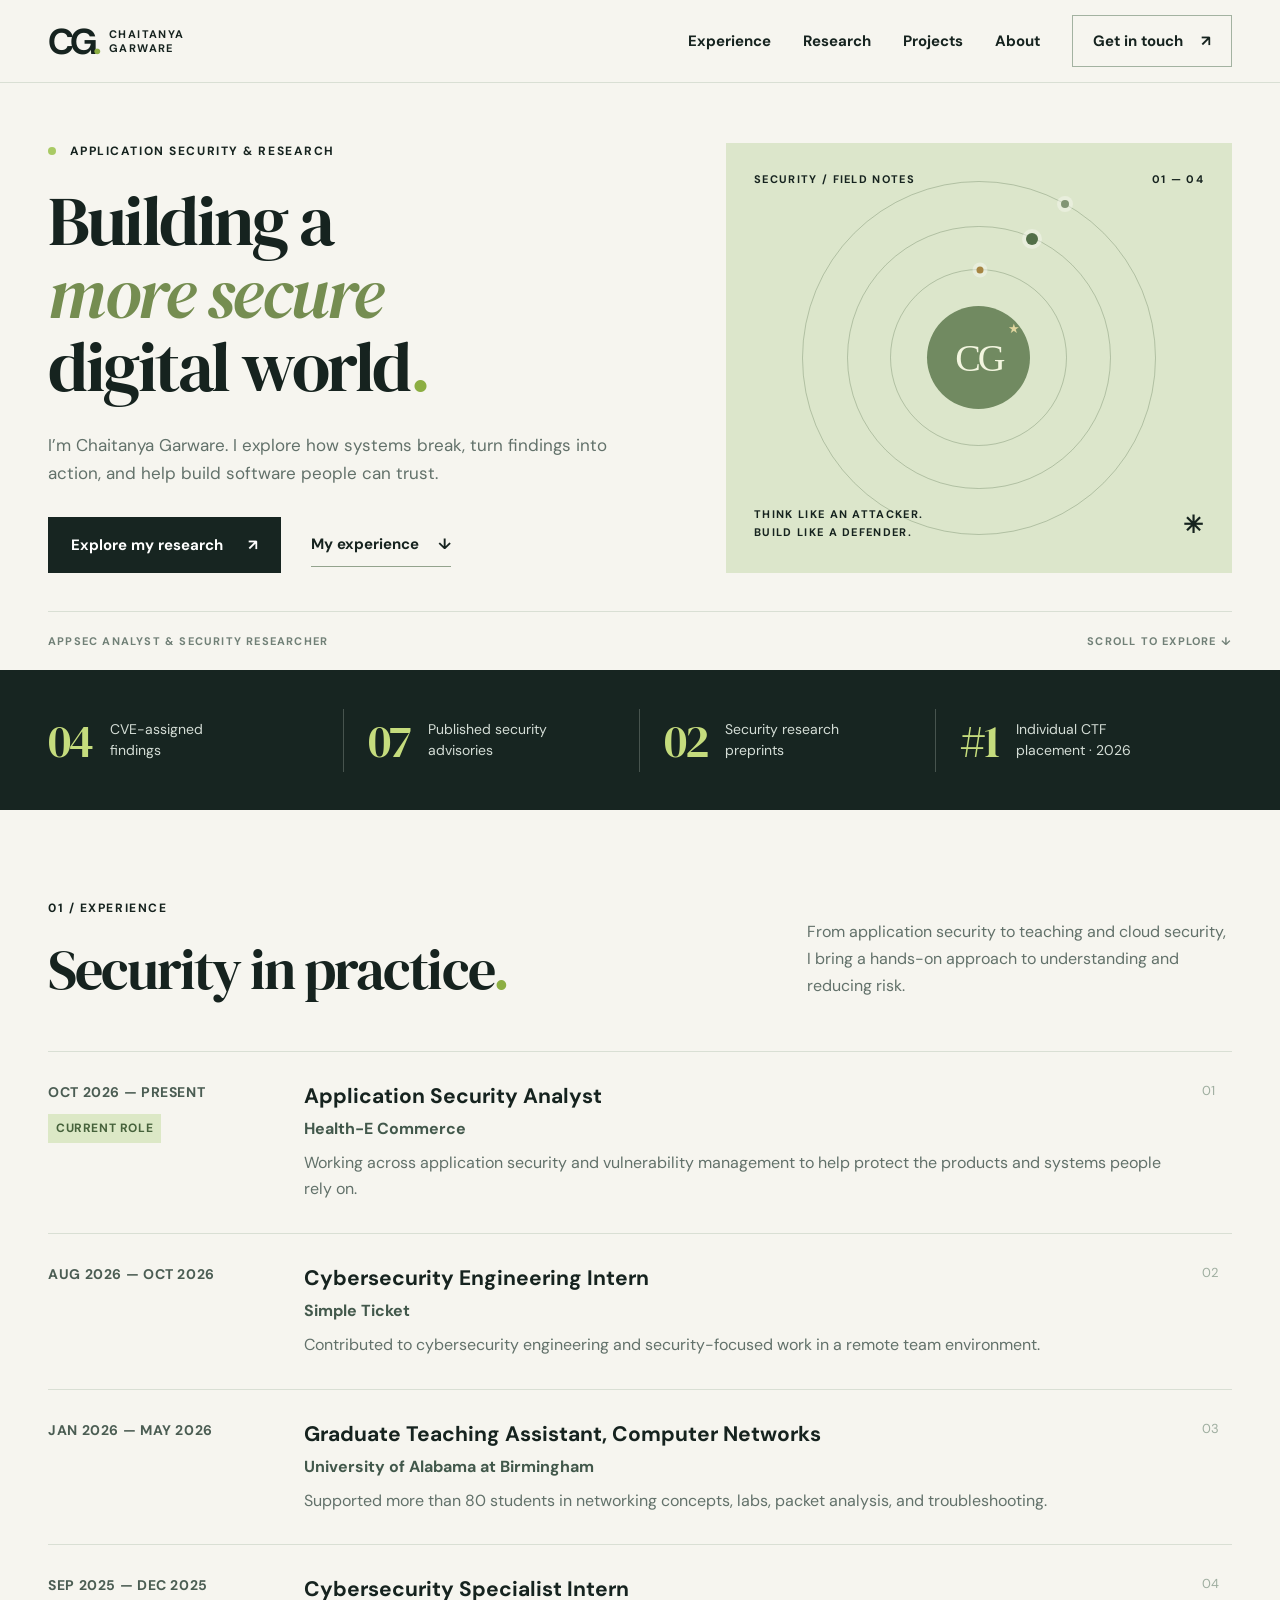
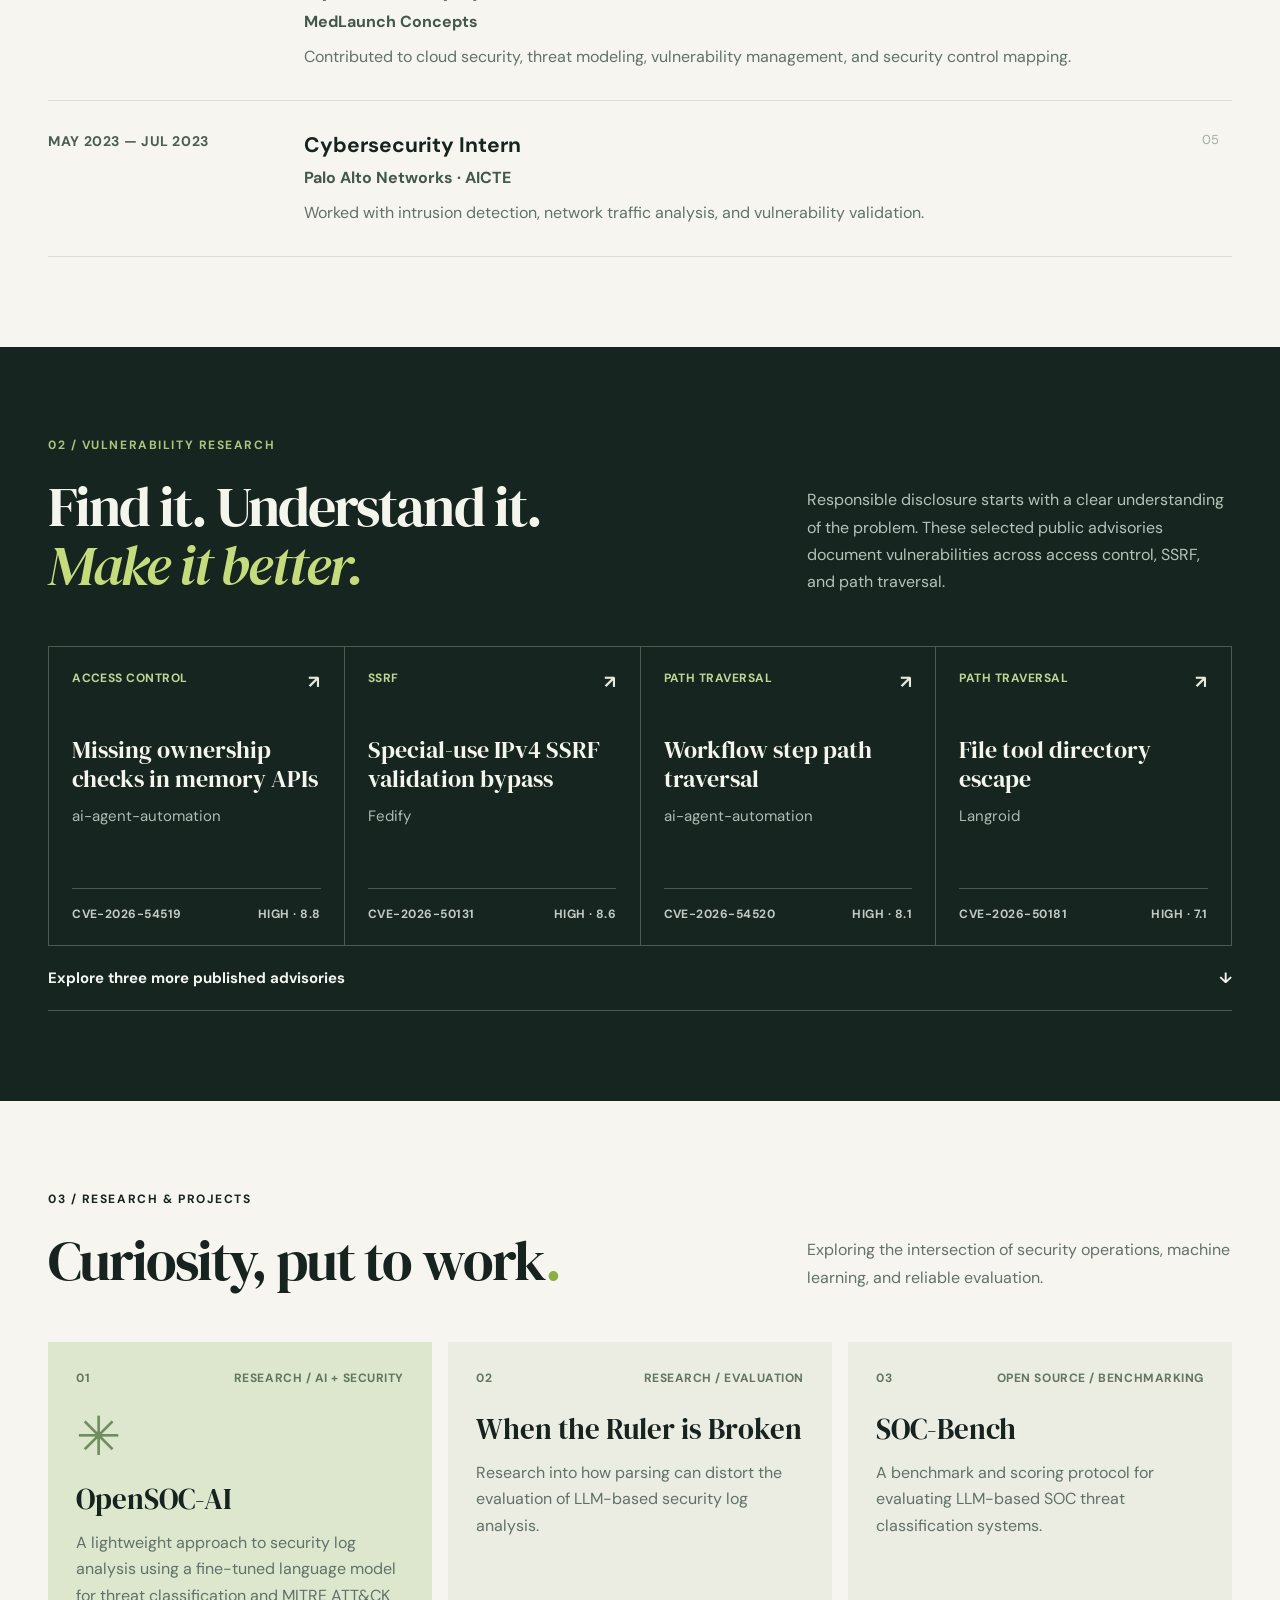
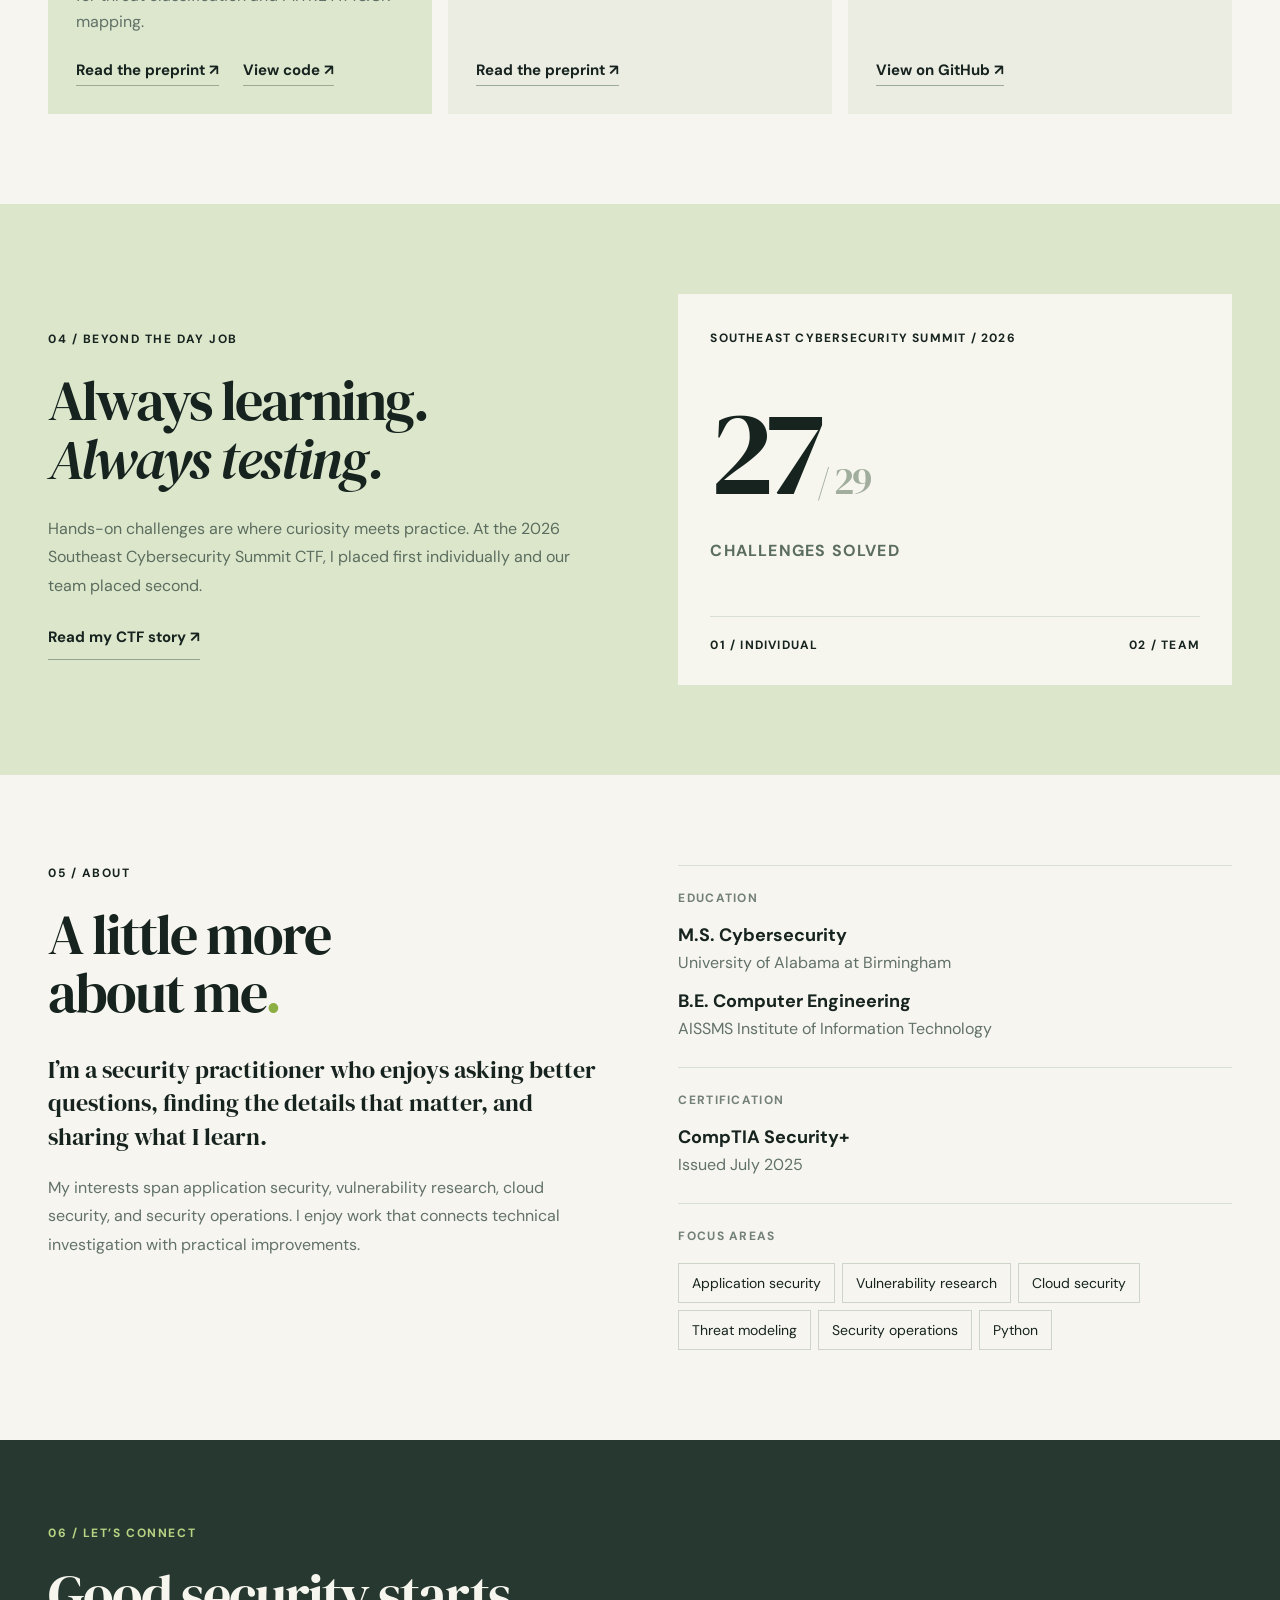
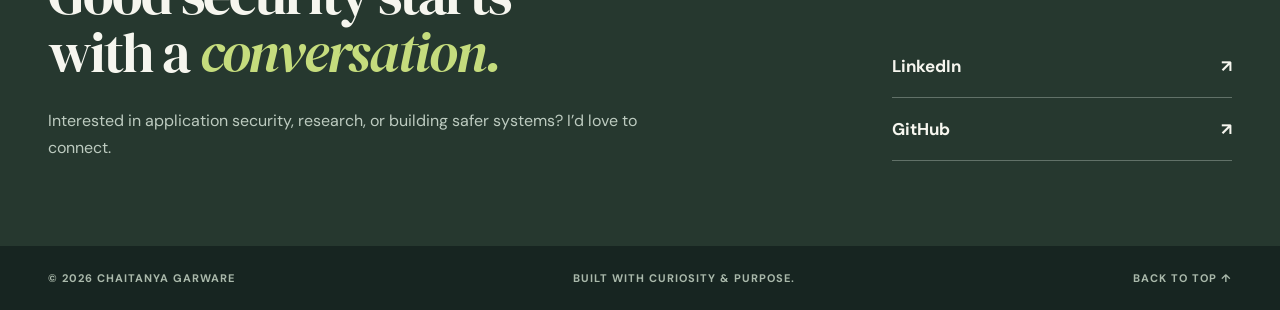
<file: index.html>
<!doctype html>
<html lang="en">
<head>
<meta charset="utf-8"><meta name="viewport" content="width=device-width, initial-scale=1">
<title>Chaitanya Garware | Application Security &amp; Research</title>
<meta name="description" content="Chaitanya Garware is an application security analyst and vulnerability researcher working across secure software, cloud security and AI for security operations.">
<meta name="theme-color" content="#111b19"><meta property="og:title" content="Chaitanya Garware | Application Security & Research"><meta property="og:description" content="Application security, vulnerability research, and practical security engineering."><meta property="og:type" content="website"><meta property="og:url" content="https://chaitanyagarware.github.io/"><link rel="canonical" href="https://chaitanyagarware.github.io/"><link rel="stylesheet" href="style.css"><script src="script.js" defer></script>
</head>
<body>
<a class="skip" href="#main">Skip to content</a>
<header class="header"><div class="shell nav"><a class="brand" href="#home" aria-label="Chaitanya Garware, home"><span class="brand-mark">CG<span>.</span></span><span class="brand-name">CHAITANYA<br>GARWARE</span></a><button class="menu-toggle" aria-expanded="false" aria-controls="navigation">Menu <span>☰</span></button><nav id="navigation" aria-label="Main navigation"><a href="#work">Experience</a><a href="#research">Research</a><a href="#projects">Projects</a><a href="#about">About</a><a class="nav-contact" href="#contact">Get in touch <span>↗</span></a></nav></div></header>
<main id="main">
<section class="hero shell" id="home"><div class="hero-copy"><p class="eyebrow"><span class="status-dot"></span> APPLICATION SECURITY &amp; RESEARCH</p><h1>Building a<br><em>more secure</em><br>digital world<span class="period">.</span></h1><p class="hero-description">I’m Chaitanya Garware. I explore how systems break, turn findings into action, and help build software people can trust.</p><div class="actions"><a class="button button-dark" href="#research">Explore my research <span>↗</span></a><a class="text-link" href="#work">My experience <span>↓</span></a></div></div><aside class="hero-panel" aria-label="Areas of focus"><div class="panel-top"><span>SECURITY / FIELD NOTES</span><span>01 — 04</span></div><div class="orbit" aria-hidden="true"><div class="orbit-ring ring-one"></div><div class="orbit-ring ring-two"></div><div class="orbit-ring ring-three"></div><div class="orbit-center">CG<span>✳</span></div><span class="orbit-point point-one"></span><span class="orbit-point point-two"></span></div><div class="panel-bottom"><span>THINK LIKE AN ATTACKER.<br>BUILD LIKE A DEFENDER.</span><span>✳</span></div></aside><div class="hero-footer"><span>APPSEC ANALYST &amp; SECURITY RESEARCHER</span><span>SCROLL TO EXPLORE ↓</span></div></section>
<section class="proof"><div class="shell proof-grid"><div><strong>04</strong><span>CVE-assigned<br>findings</span></div><div><strong>07</strong><span>Published security<br>advisories</span></div><div><strong>02</strong><span>Security research<br>preprints</span></div><div><strong>#1</strong><span>Individual CTF<br>placement · 2026</span></div></div></section>
<section class="section shell" id="work"><div class="section-heading"><div><p class="eyebrow">01 / EXPERIENCE</p><h2>Security in practice<span class="period">.</span></h2></div><p>From application security to teaching and cloud security, I bring a hands-on approach to understanding and reducing risk.</p></div><div class="experience-list"><article class="experience"><div class="exp-meta"><span>OCT 2026 — PRESENT</span><span class="tag">CURRENT ROLE</span></div><div><h3>Application Security Analyst</h3><p class="company">Health-E Commerce</p><p>Working across application security and vulnerability management to help protect the products and systems people rely on.</p></div><span class="exp-number">01</span></article><article class="experience"><div class="exp-meta"><span>AUG 2026 — OCT 2026</span></div><div><h3>Cybersecurity Engineering Intern</h3><p class="company">Simple Ticket</p><p>Contributed to cybersecurity engineering and security-focused work in a remote team environment.</p></div><span class="exp-number">02</span></article><article class="experience"><div class="exp-meta"><span>JAN 2026 — MAY 2026</span></div><div><h3>Graduate Teaching Assistant, Computer Networks</h3><p class="company">University of Alabama at Birmingham</p><p>Supported more than 80 students in networking concepts, labs, packet analysis, and troubleshooting.</p></div><span class="exp-number">03</span></article><article class="experience"><div class="exp-meta"><span>SEP 2025 — DEC 2025</span></div><div><h3>Cybersecurity Specialist Intern</h3><p class="company">MedLaunch Concepts</p><p>Contributed to cloud security, threat modeling, vulnerability management, and security control mapping.</p></div><span class="exp-number">04</span></article><article class="experience"><div class="exp-meta"><span>MAY 2023 — JUL 2023</span></div><div><h3>Cybersecurity Intern</h3><p class="company">Palo Alto Networks · AICTE</p><p>Worked with intrusion detection, network traffic analysis, and vulnerability validation.</p></div><span class="exp-number">05</span></article></div></section>
<section class="research-section" id="research"><div class="shell"><div class="section-heading light"><div><p class="eyebrow">02 / VULNERABILITY RESEARCH</p><h2>Find it. Understand it.<br><em>Make it better.</em></h2></div><p>Responsible disclosure starts with a clear understanding of the problem. These selected public advisories document vulnerabilities across access control, SSRF, and path traversal.</p></div><div class="advisory-grid"><a class="advisory" href="https://github.com/vmDeshpande/ai-agent-automation/security/advisories/GHSA-qv97-83w4-ff86" target="_blank" rel="noopener noreferrer"><div class="advisory-top"><span>ACCESS CONTROL</span><span>↗</span></div><h3>Missing ownership checks in memory APIs</h3><p>ai-agent-automation</p><div class="advisory-foot"><span>CVE-2026-54519</span><span>HIGH · 8.8</span></div></a><a class="advisory" href="https://github.com/fedify-dev/fedify/security/advisories/GHSA-xw9q-2mv6-9fr8" target="_blank" rel="noopener noreferrer"><div class="advisory-top"><span>SSRF</span><span>↗</span></div><h3>Special-use IPv4 SSRF validation bypass</h3><p>Fedify</p><div class="advisory-foot"><span>CVE-2026-50131</span><span>HIGH · 8.6</span></div></a><a class="advisory" href="https://github.com/vmDeshpande/ai-agent-automation/security/advisories/GHSA-cm8g-8jfq-887p" target="_blank" rel="noopener noreferrer"><div class="advisory-top"><span>PATH TRAVERSAL</span><span>↗</span></div><h3>Workflow step path traversal</h3><p>ai-agent-automation</p><div class="advisory-foot"><span>CVE-2026-54520</span><span>HIGH · 8.1</span></div></a><a class="advisory" href="https://github.com/langroid/langroid/security/advisories/GHSA-fg23-3346-88f5" target="_blank" rel="noopener noreferrer"><div class="advisory-top"><span>PATH TRAVERSAL</span><span>↗</span></div><h3>File tool directory escape</h3><p>Langroid</p><div class="advisory-foot"><span>CVE-2026-50181</span><span>HIGH · 7.1</span></div></a></div><details class="more-advisories"><summary>Explore three more published advisories <span>↓</span></summary><div class="more-links"><a href="https://github.com/verbb/formie/security/advisories/GHSA-cvpc-hccg-wmw4">Formie · Unauthorized configuration modification ↗</a><a href="https://github.com/eidetic-labs/stigmem/security/advisories/GHSA-5p3m-vhh6-9236">Stigmem · Blind SSRF ↗</a><a href="https://github.com/plabayo/rama/security/advisories/GHSA-cwv4-h3j5-w3cf">Rama · Stored XSS ↗</a></div></details></div></section>
<section class="section shell" id="projects"><div class="section-heading"><div><p class="eyebrow">03 / RESEARCH &amp; PROJECTS</p><h2>Curiosity, put to work<span class="period">.</span></h2></div><p>Exploring the intersection of security operations, machine learning, and reliable evaluation.</p></div><div class="projects-grid"><article class="project project-feature"><div class="project-index">01 <span>RESEARCH / AI + SECURITY</span></div><div class="project-icon">✳</div><h3>OpenSOC-AI</h3><p>A lightweight approach to security log analysis using a fine-tuned language model for threat classification and MITRE ATT&amp;CK mapping.</p><div class="project-links"><a href="https://arxiv.org/abs/2604.26217" target="_blank" rel="noopener noreferrer">Read the preprint ↗</a><a href="https://github.com/chaitanyagarware/opensoc-ai" target="_blank" rel="noopener noreferrer">View code ↗</a></div></article><article class="project"><div class="project-index">02 <span>RESEARCH / EVALUATION</span></div><h3>When the Ruler is Broken</h3><p>Research into how parsing can distort the evaluation of LLM-based security log analysis.</p><div class="project-links"><a href="https://arxiv.org/abs/2605.07293" target="_blank" rel="noopener noreferrer">Read the preprint ↗</a></div></article><article class="project"><div class="project-index">03 <span>OPEN SOURCE / BENCHMARKING</span></div><h3>SOC-Bench</h3><p>A benchmark and scoring protocol for evaluating LLM-based SOC threat classification systems.</p><div class="project-links"><a href="https://github.com/chaitanyagarware/soc-bench" target="_blank" rel="noopener noreferrer">View on GitHub ↗</a></div></article></div></section>
<section class="achievement"><div class="shell achievement-grid"><div><p class="eyebrow">04 / BEYOND THE DAY JOB</p><h2>Always learning.<br><em>Always testing.</em></h2><p>Hands-on challenges are where curiosity meets practice. At the 2026 Southeast Cybersecurity Summit CTF, I placed first individually and our team placed second.</p><a class="text-link" href="https://chaitanyagarware.medium.com/how-i-conquered-27-ctf-challenges-at-a-professional-cybersecurity-conference-and-clapped-for-every-0a1dd38ebbbc" target="_blank" rel="noopener noreferrer">Read my CTF story ↗</a></div><div class="ctf-block"><span class="ctf-label">SOUTHEAST CYBERSECURITY SUMMIT / 2026</span><div class="ctf-big">27<span>/ 29</span></div><p>CHALLENGES SOLVED</p><div class="ctf-bottom"><span>01 / INDIVIDUAL</span><span>02 / TEAM</span></div></div></div></section>
<section class="section shell about" id="about"><div><p class="eyebrow">05 / ABOUT</p><h2>A little more<br>about me<span class="period">.</span></h2><p class="about-lead">I’m a security practitioner who enjoys asking better questions, finding the details that matter, and sharing what I learn.</p><p>My interests span application security, vulnerability research, cloud security, and security operations. I enjoy work that connects technical investigation with practical improvements.</p></div><div class="about-details"><div><span>EDUCATION</span><h3>M.S. Cybersecurity</h3><p>University of Alabama at Birmingham</p><h3>B.E. Computer Engineering</h3><p>AISSMS Institute of Information Technology</p></div><div><span>CERTIFICATION</span><h3>CompTIA Security+</h3><p>Issued July 2025</p></div><div><span>FOCUS AREAS</span><div class="skills"><span>Application security</span><span>Vulnerability research</span><span>Cloud security</span><span>Threat modeling</span><span>Security operations</span><span>Python</span></div></div></div></section>
<section class="contact" id="contact"><div class="shell contact-inner"><div><p class="eyebrow">06 / LET’S CONNECT</p><h2>Good security starts<br>with a <em>conversation.</em></h2><p>Interested in application security, research, or building safer systems? I’d love to connect.</p></div><div class="contact-links"><a href="https://www.linkedin.com/in/chaitanya-garware/" target="_blank" rel="noopener noreferrer">LinkedIn <span>↗</span></a><a href="https://github.com/chaitanyagarware" target="_blank" rel="noopener noreferrer">GitHub <span>↗</span></a></div></div></section>
</main><footer><div class="shell footer-inner"><span>© 2026 CHAITANYA GARWARE</span><span>BUILT WITH CURIOSITY &amp; PURPOSE.</span><a href="#home">BACK TO TOP ↑</a></div></footer>
</body></html>
</file>
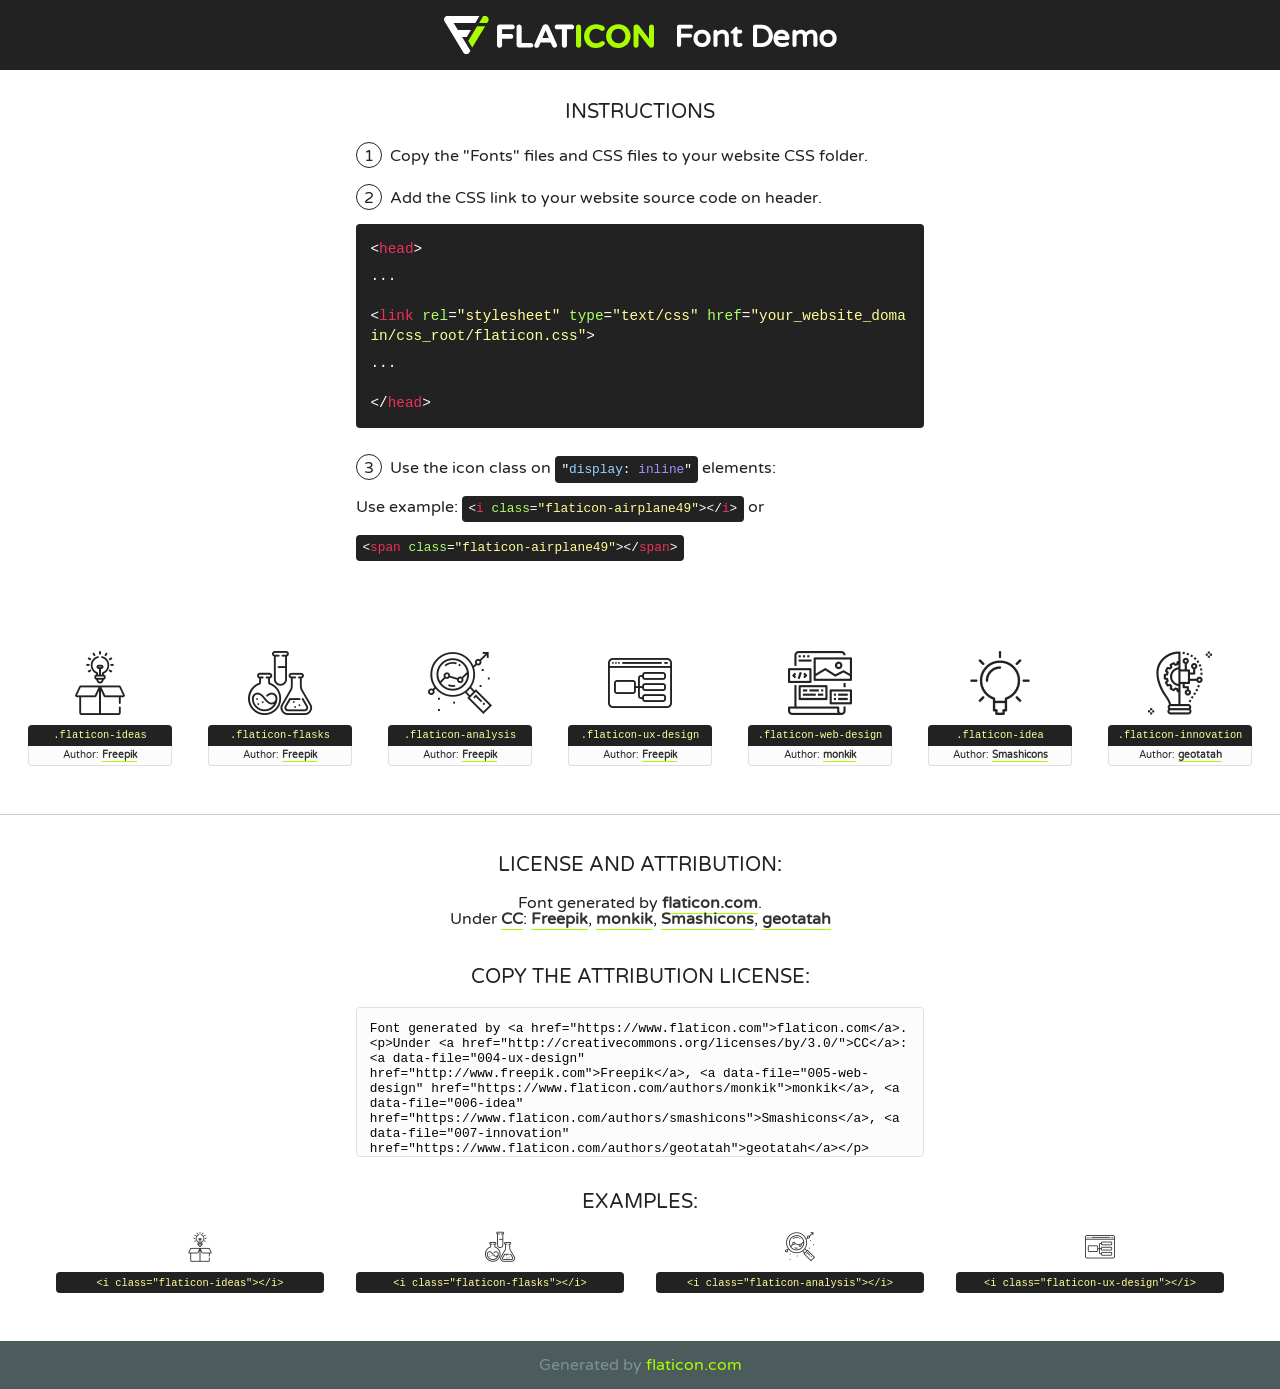
<file: fonts/flaticon/font/flaticon.html>
<!DOCTYPE html>
<!--
  Flaticon icon font: Flaticon
  Creation date: 20/03/2019 02:18
-->
<html>
<!DOCTYPE html>
<html>

<head>
    <title>Flaticon WebFont</title>
    <link href="http://fonts.googleapis.com/css?family=Varela+Round" rel="stylesheet" type="text/css" />
    <link rel="stylesheet" type="text/css" href="flaticon.css">
    <meta charset="UTF-8">
    <style>
    html, body, div, span, applet, object, iframe,
    h1, h2, h3, h4, h5, h6, p, blockquote, pre,
    a, abbr, acronym, address, big, cite, code,
    del, dfn, em, img, ins, kbd, q, s, samp,
    small, strike, strong, sub, sup, tt, var,
    b, u, i, center,
    dl, dt, dd, ol, ul, li,
    fieldset, form, label, legend,
    table, caption, tbody, tfoot, thead, tr, th, td,
    article, aside, canvas, details, embed, 
    figure, figcaption, footer, header, hgroup, 
    menu, nav, output, ruby, section, summary,
    time, mark, audio, video {
        margin: 0;
        padding: 0;
        border: 0;
        font-size: 100%;
        font: inherit;
        vertical-align: baseline;
    }
    /* HTML5 display-role reset for older browsers */
    article, aside, details, figcaption, figure, 
    footer, header, hgroup, menu, nav, section {
        display: block;
    }
    body {
        line-height: 1;
    }
    ol, ul {
        list-style: none;
    }
    blockquote, q {
        quotes: none;
    }
    blockquote:before, blockquote:after,
    q:before, q:after {
        content: '';
        content: none;
    }
    table {
        border-collapse: collapse;
        border-spacing: 0;
    }
    body {
        font-family: 'Varela Round', Helvetica, Arial, sans-serif;
        font-size: 16px;
        color: #222;
    }
    a {
        color: #333;
        border-bottom: 1px solid #a9fd00;
        font-weight: bold;
        text-decoration: none;
    }
    * {
        -moz-box-sizing: border-box;
        -webkit-box-sizing: border-box;
        box-sizing: border-box;
        margin: 0;
        padding: 0;
    }
    [class^="flaticon-"]:before, [class*=" flaticon-"]:before, [class^="flaticon-"]:after, [class*=" flaticon-"]:after {
        font-family: Flaticon;
        font-size: 30px;
        font-style: normal;
        margin-left: 20px;
        color: #333;
    }
    .wrapper {
        max-width: 600px;
        margin: auto;
        padding: 0 1em;
    }
    .title {
        font-size: 1.25em;
        text-align: center;
        margin-bottom: 1em;
        text-transform: uppercase;
    }
    header {
        text-align: center;
        background-color: #222;
        color: #fff;
        padding: 1em;
    }
    header .logo {
        width: 210px;
        height: 38px;
        display: inline-block;
        vertical-align: middle;
        margin-right: 1em;
        border: none;
    }
    header strong {
        font-size: 1.95em;
        font-weight: bold;
        vertical-align: middle;
        margin-top: 5px;
        display: inline-block;
    }
    .demo {
        margin: 2em auto;
        line-height: 1.25em;
    }
    .demo ul li {
        margin-bottom: 1em;
    }
    .demo ul li .num {
        color: #222;
        border-radius: 20px;
        display: inline-block;
        width: 26px;
        padding: 3px;
        height: 26px;
        text-align: center;
        margin-right: 0.5em;
        border: 1px solid #222;
    }
    .demo ul li code {
        background-color: #222;
        border-radius: 4px;
        padding: 0.25em 0.5em;
        display: inline-block;
        color: #fff;
        font-family: Consolas,Monaco,Lucida Console,Liberation Mono,DejaVu Sans Mono,Bitstream Vera Sans Mono,Courier New, monospace;
        font-weight: lighter;
        margin-top: 1em;
        font-size: 0.8em;
        word-break: break-all;
    }
    .demo ul li code.big {
        padding: 1em;
        font-size: 0.9em;
    }
    .demo ul li code .red {
        color: #EF3159;
    }
    .demo ul li code .green {
        color: #ACFF65;
    }
    .demo ul li code .yellow {
        color: #FFFF99;
    }
    .demo ul li code .blue {
        color: #99D3FF;
    }
    .demo ul li code .purple {
        color: #A295FF;
    }
    .demo ul li code .dots {
        margin-top: 0.5em;
        display: block;
    }
    #glyphs {
        border-bottom: 1px solid #ccc;
        padding: 2em 0;
        text-align: center;
    }
    .glyph {
        display: inline-block;
        width: 9em;
        margin: 1em;
        text-align: center;
        vertical-align: top;
        background: #FFF;
    }
    .glyph .glyph-icon {
        padding: 10px;
        display: block;
        font-family:"Flaticon";
        font-size: 64px;
        line-height: 1;
    }
    .glyph .glyph-icon:before {
        font-size: 64px;
        color: #222;
        margin-left: 0;
    }
    .class-name {
        font-size: 0.65em;
        background-color: #222;
        color: #fff;
        border-radius: 4px 4px 0 0;
        padding: 0.5em;
        color: #FFFF99;
        font-family: Consolas,Monaco,Lucida Console,Liberation Mono,DejaVu Sans Mono,Bitstream Vera Sans Mono,Courier New, monospace;
    }
    .author-name {
        font-size: 0.6em;
        background-color: #fcfcfd;
        border: 1px solid #DEDEE4;
        border-top: 0;
        border-radius: 0 0 4px 4px;
        padding: 0.5em;
    }
    .class-name:last-child {
        font-size: 10px;
        color:#888;
    }
    .class-name:last-child a {
        font-size: 10px;
        color:#555;
    }
    .class-name:last-child a:hover {
        color:#a9fd00;
    }
    .glyph > input {
        display: block;
        width: 100px;
        margin: 5px auto;
        text-align: center;
        font-size: 12px;
        cursor: text;
    }
    .glyph > input.icon-input {
        font-family:"Flaticon";
        font-size: 16px;
        margin-bottom: 10px;
    }
    .attribution .title {
        margin-top: 2em;
    }
    .attribution textarea {
        background-color: #fcfcfd;
        padding: 1em;
        border: none;
        box-shadow: none;
        border: 1px solid #DEDEE4;
        border-radius: 4px;
        resize: none;
        width: 100%;
        height: 150px;
        font-size: 0.8em;
        font-family: Consolas,Monaco,Lucida Console,Liberation Mono,DejaVu Sans Mono,Bitstream Vera Sans Mono,Courier New, monospace;
        -webkit-appearance: none;
    }
    .iconsuse {
        margin: 2em auto;
        text-align: center;
        max-width: 1200px;
    }
    .iconsuse:after {
        content: '';
        display: table;
        clear: both;
    }
    .iconsuse .image {
        float: left;
        width: 25%;
        padding: 0 1em;
    }
    .iconsuse .image p {
        margin-bottom: 1em;
    }
    .iconsuse .image span {
        display: block;
        font-size: 0.65em;
        background-color: #222;
        color: #fff;
        border-radius: 4px;
        padding: 0.5em;
        color: #FFFF99;
        margin-top: 1em;
        font-family: Consolas,Monaco,Lucida Console,Liberation Mono,DejaVu Sans Mono,Bitstream Vera Sans Mono,Courier New, monospace;
    }
    #footer {
        text-align: center;
        background-color: #4C5B5C;
        color: #7c9192;
        padding: 1em;
    }
    #footer a {
        border: none;
        color: #a9fd00;
        font-weight: normal;
    }
    @media (max-width: 960px) {
        .iconsuse .image {
            width: 50%;
        }
    }
    @media (max-width: 560px) {
        .iconsuse .image {
            width: 100%;
        }
    }
    </style>
</head>

<body class="characters-off">

    <header>
        <a href="https://www.flaticon.com" target="_blank" class="logo">
            <svg version="1.1" xmlns="http://www.w3.org/2000/svg" xmlns:xlink="http://www.w3.org/1999/xlink" xmlns:a="http://ns.adobe.com/AdobeSVGViewerExtensions/3.0/" viewBox="0 0 560.875 102.036" enable-background="new 0 0 560.875 102.036" xml:space="preserve">
                <defs>
                </defs>
                <g>
                    <g class="letters">
                        <path fill="#ffffff" d="M141.596,29.675c0-3.777,2.985-6.767,6.764-6.767h34.438c3.426,0,6.15,2.728,6.15,6.15
                        c0,3.43-2.724,6.149-6.15,6.149h-27.674v13.091h23.719c3.429,0,6.151,2.724,6.151,6.15c0,3.43-2.723,6.149-6.151,6.149h-23.719
                        v17.574c0,3.773-2.986,6.761-6.764,6.761c-3.779,0-6.764-2.989-6.764-6.761V29.675z"></path>
                        <path fill="#ffffff" d="M193.844,29.149c0-3.781,2.985-6.767,6.764-6.767c3.776,0,6.763,2.985,6.763,6.767v42.957h25.039
                        c3.426,0,6.149,2.726,6.149,6.153c0,3.425-2.723,6.15-6.149,6.15h-31.802c-3.779,0-6.764-2.986-6.764-6.768V29.149z"></path>
                        <path fill="#ffffff" d="M241.891,75.71l21.438-48.407c1.492-3.341,4.215-5.357,7.906-5.357h0.792
                        c3.686,0,6.323,2.017,7.815,5.357l21.439,48.407c0.436,0.967,0.701,1.845,0.701,2.723c0,3.602-2.809,6.501-6.414,6.501
                        c-3.161,0-5.269-1.845-6.499-4.655l-4.132-9.661h-27.059l-4.301,10.102c-1.144,2.631-3.426,4.214-6.237,4.214
                        c-3.517,0-6.24-2.81-6.24-6.325C241.1,77.64,241.451,76.677,241.891,75.71z M279.932,58.666l-8.521-20.297l-8.526,20.297H279.932
                        z"></path>
                        <path fill="#ffffff" d="M314.864,35.387H301.86c-3.429,0-6.239-2.813-6.239-6.238c0-3.429,2.811-6.24,6.239-6.24h39.533
                        c3.426,0,6.237,2.811,6.237,6.24c0,3.425-2.811,6.238-6.237,6.238h-13.001v42.785c0,3.773-2.99,6.761-6.764,6.761
                        c-3.779,0-6.764-2.989-6.764-6.761V35.387z"></path>
                        <path fill="#A9FD00" d="M352.615,29.149c0-3.781,2.985-6.767,6.767-6.767c3.774,0,6.761,2.985,6.761,6.767v49.024
                        c0,3.773-2.987,6.761-6.761,6.761c-3.781,0-6.767-2.989-6.767-6.761V29.149z"></path>
                        <path fill="#A9FD00" d="M374.132,53.836v-0.179c0-17.481,13.178-31.801,32.065-31.801c9.22,0,15.459,2.458,20.557,6.238
                        c1.402,1.054,2.637,2.985,2.637,5.357c0,3.692-2.985,6.59-6.681,6.59c-1.845,0-3.071-0.702-4.044-1.319
                        c-3.776-2.813-7.729-4.393-12.562-4.393c-10.364,0-17.831,8.611-17.831,19.154v0.173c0,10.542,7.291,19.329,17.831,19.329
                        c5.715,0,9.492-1.756,13.359-4.834c1.049-0.874,2.458-1.491,4.039-1.491c3.429,0,6.325,2.813,6.325,6.236
                        c0,2.106-1.056,3.78-2.282,4.834c-5.539,4.834-12.036,7.733-21.878,7.733C387.572,85.464,374.132,71.493,374.132,53.836z"></path>
                        <path fill="#A9FD00" d="M433.009,53.836v-0.179c0-17.481,13.79-31.801,32.766-31.801c18.981,0,32.592,14.143,32.592,31.628v0.173
                        c0,17.483-13.785,31.807-32.769,31.807C446.625,85.464,433.009,71.32,433.009,53.836z M484.224,53.836v-0.179
                        c0-10.539-7.725-19.326-18.626-19.326c-10.893,0-18.449,8.611-18.449,19.154v0.173c0,10.542,7.73,19.329,18.626,19.329
                        C476.676,72.986,484.224,64.378,484.224,53.836z"></path>
                        <path fill="#A9FD00" d="M506.233,29.321c0-3.774,2.99-6.763,6.767-6.763h1.401c3.252,0,5.183,1.583,7.029,3.953l26.093,34.265
                        V29.059c0-3.692,2.99-6.677,6.681-6.677c3.683,0,6.671,2.985,6.671,6.677v48.934c0,3.78-2.987,6.765-6.764,6.765h-0.436
                        c-3.257,0-5.188-1.581-7.034-3.953l-27.056-35.492v32.944c0,3.687-2.985,6.676-6.678,6.676c-3.683,0-6.673-2.989-6.673-6.676
                        V29.321z"></path>
                    </g>
                    <g class="insignia">
                        <path fill="#ffffff" d="M48.372,56.137h12.517l11.156-18.537H37.186L25.688,18.539h57.825L94.668,0H9.271
                        C5.925,0,2.842,1.801,1.198,4.716c-1.644,2.907-1.593,6.482,0.134,9.343l50.38,83.501c1.678,2.781,4.689,4.476,7.938,4.476
                        c3.246,0,6.257-1.695,7.935-4.476l2.898-4.804L48.372,56.137z"></path>
                        <g class="i">
                            <path fill="#A9FD00" d="M93.575,18.539h0.031v0.004l21.652,0.004l2.705-4.488c1.727-2.861,1.778-6.436,0.133-9.343
                            C116.454,1.801,113.371,0,110.026,0h-5.294L93.575,18.539z"></path>
                            <polygon fill="#A9FD00" points="88.291,27.356 64.725,66.486 75.519,84.404 109.942,27.356"></polygon>
                        </g>
                    </g>
                </g>
            </svg>
        </a>
        <strong>Font Demo</strong>
    </header>


    <section class="demo wrapper">

        <p class="title">Instructions</p>

        <ul>
            <li>
                <span class="num">1</span>Copy the "Fonts" files and CSS files to your website CSS folder.
            </li>
            <li>
                <span class="num">2</span>Add the CSS link to your website source code on header.
                <code class="big">
                    &lt;<span class="red">head</span>&gt;
                    <br/><span class="dots">...</span>
                    <br/>&lt;<span class="red">link</span> <span class="green">rel</span>=<span class="yellow">"stylesheet"</span> <span class="green">type</span>=<span class="yellow">"text/css"</span> <span class="green">href</span>=<span class="yellow">"your_website_domain/css_root/flaticon.css"</span>&gt;
                    <br/><span class="dots">...</span>
                    <br/>&lt;/<span class="red">head</span>&gt;
                </code>
            </li>

            <li>
                <p>
                    <span class="num">3</span>Use the icon class on <code>"<span class="blue">display</span>:<span class="purple"> inline</span>"</code> elements:
                    <br />
                    Use example: <code>&lt;<span class="red">i</span> <span class="green">class</span>=<span class="yellow">&quot;flaticon-airplane49&quot;</span>&gt;&lt;/<span class="red">i</span>&gt;</code> or <code>&lt;<span class="red">span</span> <span class="green">class</span>=<span class="yellow">&quot;flaticon-airplane49&quot;</span>&gt;&lt;/<span class="red">span</span>&gt;</code>
            </li>
        </ul>

    </section>




   <section id="glyphs">          
    
      
        <div class="glyph"><div class="glyph-icon flaticon-ideas"></div>
            <div class="class-name">.flaticon-ideas</div>
            <div class="author-name">Author: <a data-file="001-ideas" href="http://www.freepik.com">Freepik</a> </div> 
        </div>        
        
        <div class="glyph"><div class="glyph-icon flaticon-flasks"></div>
            <div class="class-name">.flaticon-flasks</div>
            <div class="author-name">Author: <a data-file="002-flasks" href="http://www.freepik.com">Freepik</a> </div> 
        </div>        
        
        <div class="glyph"><div class="glyph-icon flaticon-analysis"></div>
            <div class="class-name">.flaticon-analysis</div>
            <div class="author-name">Author: <a data-file="003-analysis" href="http://www.freepik.com">Freepik</a> </div> 
        </div>        
        
        <div class="glyph"><div class="glyph-icon flaticon-ux-design"></div>
            <div class="class-name">.flaticon-ux-design</div>
            <div class="author-name">Author: <a data-file="004-ux-design" href="http://www.freepik.com">Freepik</a> </div> 
        </div>        
        
        <div class="glyph"><div class="glyph-icon flaticon-web-design"></div>
            <div class="class-name">.flaticon-web-design</div>
            <div class="author-name">Author: <a data-file="005-web-design" href="https://www.flaticon.com/authors/monkik">monkik</a> </div> 
        </div>        
        
        <div class="glyph"><div class="glyph-icon flaticon-idea"></div>
            <div class="class-name">.flaticon-idea</div>
            <div class="author-name">Author: <a data-file="006-idea" href="https://www.flaticon.com/authors/smashicons">Smashicons</a> </div> 
        </div>        
        
        <div class="glyph"><div class="glyph-icon flaticon-innovation"></div>
            <div class="class-name">.flaticon-innovation</div>
            <div class="author-name">Author: <a data-file="007-innovation" href="https://www.flaticon.com/authors/geotatah">geotatah</a> </div> 
        </div>        
        

    </section>



    <section class="attribution wrapper"   style="text-align:center;">

      <div class="title">License and attribution:</div><div class="attrDiv">Font generated by <a href="https://www.flaticon.com">flaticon.com</a>. <div><p>Under <a href="http://creativecommons.org/licenses/by/3.0/">CC</a>: <a data-file="004-ux-design" href="http://www.freepik.com">Freepik</a>, <a data-file="005-web-design" href="https://www.flaticon.com/authors/monkik">monkik</a>, <a data-file="006-idea" href="https://www.flaticon.com/authors/smashicons">Smashicons</a>, <a data-file="007-innovation" href="https://www.flaticon.com/authors/geotatah">geotatah</a></p>  </div>
      </div>
      <div class="title">Copy the Attribution License:</div>

    <textarea onclick="this.focus();this.select();">Font generated by &lt;a href=&quot;https://www.flaticon.com&quot;&gt;flaticon.com&lt;/a&gt;. <p>Under <a href="http://creativecommons.org/licenses/by/3.0/">CC</a>: <a data-file="004-ux-design" href="http://www.freepik.com">Freepik</a>, <a data-file="005-web-design" href="https://www.flaticon.com/authors/monkik">monkik</a>, <a data-file="006-idea" href="https://www.flaticon.com/authors/smashicons">Smashicons</a>, <a data-file="007-innovation" href="https://www.flaticon.com/authors/geotatah">geotatah</a></p>  
     </textarea>

    </section>

    <section class="iconsuse">

          <div class="title">Examples:</div>            
             
            <div class="image">
                <p>
                    <i class="glyph-icon flaticon-ideas"></i> 
                    <span>&lt;i class=&quot;flaticon-ideas&quot;&gt;&lt;/i&gt;</span>
                </p>
            </div>
            
            <div class="image">
                <p>
                    <i class="glyph-icon flaticon-flasks"></i> 
                    <span>&lt;i class=&quot;flaticon-flasks&quot;&gt;&lt;/i&gt;</span>
                </p>
            </div>
            
            <div class="image">
                <p>
                    <i class="glyph-icon flaticon-analysis"></i> 
                    <span>&lt;i class=&quot;flaticon-analysis&quot;&gt;&lt;/i&gt;</span>
                </p>
            </div>
            
            <div class="image">
                <p>
                    <i class="glyph-icon flaticon-ux-design"></i> 
                    <span>&lt;i class=&quot;flaticon-ux-design&quot;&gt;&lt;/i&gt;</span>
                </p>
            </div>
                       
        </div>
                            
    </section>

<div id="footer">
    <div>Generated by <a href="https://www.flaticon.com">flaticon.com</a>
    </div>
</div>



</body>
</html>
</file>
<file: style.css>
@import url('https://fonts.googleapis.com/css2?family=DM+Sans:wght@400;500;600;700&family=DM+Serif+Display:ital@0;1&display=swap');
:root{--ink:#16231f;--muted:#62716a;--cream:#f6f5ef;--green:#c5dc7d;--line:#d9dfd4;--dark:#172521}*{box-sizing:border-box}html{scroll-behavior:smooth}body{margin:0;background:var(--cream);color:var(--ink);font-family:'DM Sans',Arial,sans-serif;-webkit-font-smoothing:antialiased}a{color:inherit;text-decoration:none}button{font:inherit}.shell{width:min(1180px,calc(100% - 64px));margin:auto}.skip{position:absolute;left:1rem;top:-100px;background:white;padding:1rem;z-index:99}.skip:focus{top:1rem}.header{border-bottom:1px solid var(--line);background:var(--cream)}.nav{height:94px;display:flex;align-items:center;justify-content:space-between}.brand{display:flex;align-items:center;gap:11px}.brand-mark{font-size:36px;font-weight:700;letter-spacing:-4px}.brand-mark span,.period{color:#8cae42}.brand-name{font-size:9px;line-height:1.25;font-weight:700;letter-spacing:1.4px}.nav nav{display:flex;align-items:center;gap:34px;font-size:12px;font-weight:700}.nav nav>a:not(.nav-contact):hover,.text-link:hover{color:#779137}.nav-contact{border:1px solid #a3b2a1;padding:13px 17px}.nav-contact span{margin-left:14px}.menu-toggle{display:none}.hero{min-height:660px;padding-top:87px;display:grid;grid-template-columns:1fr 420px;column-gap:70px}.eyebrow{font-size:10px;font-weight:700;letter-spacing:2px;margin:0 0 25px}.status-dot{display:inline-block;width:8px;height:8px;background:#a9ca64;border-radius:50%;margin-right:9px}.hero h1,.section h2,.research-section h2,.achievement h2,.contact h2{font-family:'DM Serif Display',Georgia,serif;letter-spacing:-2.8px;font-weight:400;line-height:1.04;margin:0}.hero h1{font-size:clamp(60px,6.8vw,88px)}em{font-weight:400}.hero h1 em{color:#758d51}.hero-description{font-size:16px;line-height:1.75;color:#62716a;max-width:465px;margin:27px 0 30px}.actions{display:flex;align-items:center;gap:30px;flex-wrap:wrap}.button{display:inline-flex;gap:25px;align-items:center;padding:17px 21px;font-size:12px;font-weight:700}.button-dark{background:var(--dark);color:white}.button-dark:hover{background:#3a5544}.text-link{font-size:12px;font-weight:700;border-bottom:1px solid #93a38d;padding:12px 0}.text-link span{margin-left:15px}.hero-panel{background:#dce6cb;min-height:425px;max-height:450px;position:relative;overflow:hidden;padding:25px;display:flex;flex-direction:column;justify-content:space-between}.panel-top,.panel-bottom{display:flex;justify-content:space-between;align-items:flex-start;font-size:9px;letter-spacing:1.5px;font-weight:700;line-height:1.6;z-index:1}.panel-bottom>span:last-child{font-size:24px}.orbit{position:absolute;inset:0;display:grid;place-items:center}.orbit-ring{position:absolute;border:1px solid rgba(61,91,54,.27);border-radius:50%}.ring-one{width:170px;height:170px}.ring-two{width:245px;height:245px}.ring-three{width:320px;height:320px}.orbit-center{width:103px;height:103px;border-radius:50%;background:#718a61;display:grid;place-items:center;color:#f2f5df;font-family:Georgia,serif;font-size:36px;letter-spacing:-3px}.orbit-center span{font:14px Arial;position:absolute;transform:translate(33px,-26px)}.orbit-point{width:10px;height:10px;background:#536f4a;position:absolute;border-radius:50%}.point-one{transform:translate(115px,-42px)}.point-two{transform:translate(-135px,85px);width:7px;height:7px}.hero-footer{grid-column:1/-1;align-self:end;display:flex;justify-content:space-between;border-top:1px solid var(--line);padding:20px 0;font-size:9px;font-weight:700;letter-spacing:1.2px;color:#718077}.proof{background:var(--dark);color:white}.proof-grid{display:grid;grid-template-columns:repeat(4,1fr);padding:36px 0}.proof-grid>div{display:flex;gap:18px;align-items:center;padding:0 24px;border-right:1px solid #47544e}.proof-grid>div:first-child{padding-left:0}.proof-grid>div:last-child{border:0}.proof strong{font-family:'DM Serif Display',Georgia,serif;font-size:43px;color:var(--green);font-weight:400;letter-spacing:-2px}.proof span{font-size:11px;line-height:1.5;color:#d4ddd6}.section{padding-top:120px;padding-bottom:120px}.section-heading{display:flex;align-items:end;justify-content:space-between;gap:60px;margin-bottom:55px}.section-heading h2,.about h2{font-size:clamp(43px,5vw,62px)}.section-heading>p{color:var(--muted);line-height:1.7;font-size:14px;max-width:375px;margin:0}.experience{display:grid;grid-template-columns:210px 1fr 30px;gap:28px;border-top:1px solid var(--line);padding:30px 0}.experience:last-child{border-bottom:1px solid var(--line)}.exp-meta{font-size:10px;letter-spacing:1.2px;font-weight:700;color:#738078;display:flex;flex-direction:column;gap:12px}.tag{background:#dce8c6;color:#46623b;padding:6px 8px;width:max-content;font-size:9px}.experience h3,.about-details h3{font-size:19px;margin:0 0 6px}.experience p{color:var(--muted);font-size:13px;line-height:1.7;margin:8px 0 0;max-width:600px}.experience .company{color:#42584b;font-weight:700;margin:0}.exp-number{color:#9faea0;font-size:11px}.research-section{background:var(--dark);color:#f4f5ed;padding:115px 0}.research-section h2{font-size:clamp(43px,5vw,64px)}.research-section h2 em{color:var(--green)}.light>p{color:#b6c3b9}.light .eyebrow{color:#a9c57c}.advisory-grid{display:grid;grid-template-columns:repeat(4,1fr);border-left:1px solid #4c5a50}.advisory{border:1px solid #4c5a50;border-left:0;padding:22px;min-height:260px;display:flex;flex-direction:column;transition:background .2s}.advisory:hover{background:#283d31}.advisory-top,.advisory-foot{display:flex;justify-content:space-between;gap:10px;font-size:9px;letter-spacing:1px;font-weight:700;color:#bdd694}.advisory-top span:last-child{font-size:18px;color:#e5eadf}.advisory h3{font-family:'DM Serif Display',Georgia,serif;font-size:24px;line-height:1.2;font-weight:400;margin:42px 0 12px}.advisory p{color:#adbbb0;font-size:12px;margin:0}.advisory-foot{border-top:1px solid #4c5a50;padding-top:17px;margin-top:auto;color:#c2cbc3;letter-spacing:.3px}.more-advisories{border-bottom:1px solid #4c5a50;padding:22px 0;font-size:12px}.more-advisories summary{cursor:pointer;font-weight:700;list-style:none;display:flex;justify-content:space-between}.more-advisories summary::-webkit-details-marker{display:none}.more-links{display:grid;gap:14px;padding:25px 0 5px;color:#c7d8bd}.more-links a:hover{text-decoration:underline}.projects-grid{display:grid;grid-template-columns:1fr 1fr;gap:16px}.project{background:#ebece2;min-height:240px;padding:30px;display:flex;flex-direction:column}.project-feature{grid-row:span 2;background:#dce7ce;min-height:496px}.project-index{font-size:10px;font-weight:700;letter-spacing:1px;display:flex;justify-content:space-between;color:#63765f}.project-icon{font-size:100px;line-height:1;margin:50px 0;color:#718d5f}.project h3{font-family:'DM Serif Display',Georgia,serif;font-weight:400;font-size:30px;line-height:1.1;margin:30px 0 12px}.project-feature h3{font-size:40px;margin:0 0 13px}.project p{font-size:13px;line-height:1.7;color:#617168;max-width:400px;margin:0 0 25px}.project-links{display:flex;gap:25px;flex-wrap:wrap;margin-top:auto}.project-links a{font-weight:700;font-size:11px;border-bottom:1px solid #9aaa96;padding-bottom:5px}.achievement{background:#dce6cb;padding:110px 0}.achievement-grid{display:grid;grid-template-columns:1fr 1fr;gap:100px;align-items:center}.achievement h2{font-size:clamp(42px,5vw,62px)}.achievement-grid>div>p:not(.eyebrow){line-height:1.8;color:#5b6d5e;font-size:14px;max-width:460px;margin:25px 0}.ctf-block{background:#f6f6ee;padding:30px}.ctf-label,.ctf-block p,.ctf-bottom{font-size:9px;letter-spacing:1.2px;font-weight:700}.ctf-big{font-family:'DM Serif Display',Georgia,serif;font-size:120px;letter-spacing:-8px;line-height:1;margin-top:45px}.ctf-big span{font-size:38px;color:#a1ae9d;letter-spacing:-2px}.ctf-block p{color:#718070}.ctf-bottom{border-top:1px solid var(--line);display:flex;justify-content:space-between;padding-top:20px;margin-top:50px}.about{display:grid;grid-template-columns:1fr 1fr;gap:100px}.about-lead{font-family:'DM Serif Display',Georgia,serif;font-size:25px;line-height:1.4;max-width:465px;margin:30px 0 20px}.about>div>p:last-child{font-size:14px;line-height:1.8;color:var(--muted);max-width:465px}.about-details{display:grid;gap:28px}.about-details>div{border-top:1px solid var(--line);padding-top:20px}.about-details>div>span{font-size:10px;letter-spacing:1.3px;color:#738078;font-weight:700}.about-details h3{font-size:15px;margin:16px 0 5px}.about-details p{font-size:12px;color:var(--muted);margin:0}.skills{display:flex;flex-wrap:wrap;gap:7px;margin-top:18px}.skills span{border:1px solid #ccd5c8;padding:9px 12px;font-size:11px}.contact{background:#26382f;color:#f6f6ef;padding:100px 0}.contact-inner{display:grid;grid-template-columns:1fr 280px;align-items:end;gap:50px}.contact .eyebrow{color:#b7d383}.contact h2{font-size:clamp(42px,5vw,62px)}.contact h2 em{color:var(--green)}.contact p:not(.eyebrow){font-size:14px;color:#bdcbc0;line-height:1.7;max-width:450px;margin:24px 0 0}.contact-links{display:grid}.contact-links a{border-bottom:1px solid #617168;padding:20px 0;display:flex;justify-content:space-between;font-size:14px;font-weight:700}.contact-links a:hover{color:var(--green)}footer{background:#172521;color:#aab9ab}.footer-inner{display:flex;justify-content:space-between;padding:25px 0;font-size:9px;letter-spacing:1px;font-weight:700}a:focus-visible,button:focus-visible,summary:focus-visible{outline:3px solid #9cc56f;outline-offset:4px}@media(max-width:900px){.shell{width:min(100% - 44px,1180px)}.hero{grid-template-columns:1fr 330px;gap:35px}.hero-panel{min-height:370px}.ring-three{width:285px;height:285px}.advisory-grid{grid-template-columns:1fr 1fr}.advisory:nth-child(n+3){border-top:0}.achievement-grid,.about{gap:45px}.nav nav{gap:18px}}@media(max-width:680px){.nav{height:76px}.menu-toggle{display:block;background:none;border:0;font-size:12px;font-weight:700;padding:10px}.menu-toggle span{margin-left:6px}.nav nav{display:none;position:absolute;z-index:10;top:75px;left:0;right:0;background:var(--cream);padding:18px 22px 25px;box-shadow:0 10px 12px #0001;align-items:stretch;gap:0}.nav nav.open{display:flex;flex-direction:column}.nav nav a{padding:14px 0}.nav nav .nav-contact{padding:13px;margin-top:8px;text-align:center}.hero{padding-top:65px;grid-template-columns:1fr;gap:42px}.hero h1{font-size:clamp(55px,13vw,75px)}.hero-panel{min-height:340px}.hero-footer{grid-column:auto;gap:20px}.hero-footer span{font-size:8px}.proof-grid{grid-template-columns:1fr 1fr;gap:25px}.proof-grid>div{padding:0;border:0}.proof strong{font-size:38px}.section{padding-top:80px;padding-bottom:80px}.section-heading{display:block;margin-bottom:35px}.section-heading>p{margin-top:20px}.experience{grid-template-columns:1fr 25px;gap:12px}.exp-meta{grid-column:1/-1;flex-direction:row;align-items:center}.experience h3{font-size:17px}.research-section{padding:80px 0}.advisory-grid{grid-template-columns:1fr}.advisory{min-height:220px}.advisory:nth-child(n+2){border-top:0}.advisory h3{margin-top:30px}.projects-grid{grid-template-columns:1fr}.project-feature{grid-row:auto;min-height:400px}.project-icon{margin:35px 0}.achievement{padding:80px 0}.achievement-grid,.about,.contact-inner{grid-template-columns:1fr;gap:45px}.ctf-big{font-size:100px}.contact{padding:80px 0}.footer-inner{gap:18px;flex-wrap:wrap}.footer-inner span:nth-child(2){display:none}}@media(prefers-reduced-motion:reduce){html{scroll-behavior:auto}*{transition:none!important}}

/* Responsive sizing and typography: generous on wide screens, readable everywhere. */
.shell{width:min(92%,1680px)}
.nav{height:clamp(82px,6vw,104px)}
.brand-mark{font-size:clamp(36px,2.5vw,44px)}
.brand-name{font-size:11px;line-height:1.3}
.nav nav{font-size:15px;gap:clamp(24px,2.5vw,48px)}
.nav-contact{padding:15px 20px}
.hero{grid-template-columns:minmax(0,1.15fr) minmax(380px,.85fr);column-gap:clamp(54px,6vw,120px);min-height:clamp(650px,46vw,820px);padding-top:clamp(65px,5.2vw,100px)}
.hero h1{font-size:clamp(62px,6.3vw,110px);letter-spacing:-.035em}
.eyebrow{font-size:clamp(12px,.8vw,14px);letter-spacing:.13em}
.hero-description{font-size:clamp(17px,1.2vw,21px);max-width:56ch}
.hero-panel{width:100%;min-height:clamp(425px,30vw,590px);max-height:none;padding:clamp(25px,2.2vw,40px)}
.panel-top,.panel-bottom{font-size:clamp(11px,.75vw,13px);letter-spacing:.12em}
.ring-one{width:35%;height:auto;aspect-ratio:1}.ring-two{width:52%;height:auto;aspect-ratio:1}.ring-three{width:70%;height:auto;aspect-ratio:1}
.orbit-center{width:clamp(103px,8vw,145px);height:auto;aspect-ratio:1;font-size:clamp(36px,3vw,52px)}
.hero-footer{font-size:clamp(11px,.75vw,13px);padding:22px 0}
.button,.text-link{font-size:15px}.button{padding:18px 23px}
.proof-grid{padding:clamp(36px,3vw,55px) 0}.proof strong{font-size:clamp(43px,3.6vw,62px)}.proof span{font-size:clamp(14px,.95vw,17px)}
.section{padding-top:clamp(90px,7vw,140px);padding-bottom:clamp(90px,7vw,140px)}
.section-heading{margin-bottom:clamp(45px,4vw,70px)}
.section-heading h2,.about h2,.research-section h2,.achievement h2,.contact h2{font-size:clamp(46px,4.4vw,76px);letter-spacing:-.035em}
.section-heading>p{font-size:clamp(16px,1.1vw,19px);max-width:43ch}
.experience{grid-template-columns:clamp(165px,16vw,260px) minmax(0,1fr) 35px;padding:clamp(28px,2.2vw,40px) 0;gap:clamp(24px,3vw,54px)}
.exp-meta,.exp-number{font-size:13px}.tag{font-size:11px}.experience h3{font-size:clamp(20px,1.35vw,25px)}
.experience p{font-size:clamp(16px,1vw,18px);max-width:68ch}.experience .company{font-size:clamp(15px,.95vw,17px)}
.research-section{padding:clamp(90px,7vw,140px) 0}.advisory{padding:clamp(22px,1.8vw,32px);min-height:300px}.advisory-top,.advisory-foot{font-size:12px;letter-spacing:.04em}.advisory h3{font-size:clamp(24px,1.8vw,32px)}.advisory p,.more-advisories{font-size:15px}
.project{padding:clamp(30px,2.5vw,44px)}.project-index{font-size:12px}.project h3{font-size:clamp(30px,2.3vw,40px)}.project-feature h3{font-size:clamp(40px,3vw,52px)}.project p{font-size:clamp(16px,1vw,18px);max-width:55ch}.project-links a{font-size:15px}
.achievement{padding:clamp(90px,7vw,140px) 0}.achievement-grid{gap:clamp(50px,6vw,110px)}.achievement-grid>div>p:not(.eyebrow){font-size:clamp(16px,1.1vw,19px);max-width:52ch}.ctf-label,.ctf-block p,.ctf-bottom{font-size:12px}.ctf-block{padding:clamp(30px,2.5vw,45px)}
.about{gap:clamp(50px,6vw,120px)}.about-lead{font-size:clamp(24px,1.8vw,31px);max-width:52ch}.about>div>p:last-child{font-size:clamp(16px,1.05vw,19px);max-width:57ch}.about-details>div>span{font-size:12px}.about-details h3{font-size:18px}.about-details p{font-size:16px}.skills span{font-size:14px;padding:10px 13px}
.contact{padding:clamp(85px,6vw,120px) 0}.contact-inner{grid-template-columns:minmax(0,1fr) minmax(230px,340px)}.contact p:not(.eyebrow){font-size:clamp(16px,1.05vw,19px);max-width:55ch}.contact-links a{font-size:17px}.footer-inner{font-size:11px}
@media(max-width:1100px){.hero{grid-template-columns:minmax(0,1.1fr) minmax(320px,.9fr);column-gap:40px}.nav nav{gap:20px}.advisory-grid{grid-template-columns:repeat(2,1fr)}.advisory:nth-child(n+3){border-top:0}}
@media(max-width:900px){.shell{width:calc(100% - 48px)}.hero{grid-template-columns:minmax(0,1fr) minmax(290px,.8fr);column-gap:28px}.hero h1{font-size:clamp(54px,7.4vw,74px)}.hero-panel{min-height:360px}.achievement-grid,.about{gap:45px}}
@media(max-width:740px){.nav{height:78px}.menu-toggle{display:block;font-size:15px}.nav nav{display:none;position:absolute;z-index:10;top:77px;left:0;right:0;background:var(--cream);padding:18px 24px 25px;box-shadow:0 10px 12px #0001;align-items:stretch;gap:0}.nav nav.open{display:flex;flex-direction:column}.nav nav a{padding:15px 0}.nav nav .nav-contact{padding:14px;margin-top:8px;text-align:center}.hero{grid-template-columns:1fr;min-height:0;gap:38px;padding-top:60px}.hero h1{font-size:clamp(53px,11vw,76px)}.hero-panel{min-height:350px;max-height:460px;aspect-ratio:1.15}.hero-footer{grid-column:auto;gap:15px}.hero-footer span{font-size:11px}.section-heading{display:block}.section-heading>p{margin-top:20px}.section-heading h2,.about h2,.research-section h2,.achievement h2,.contact h2{font-size:clamp(42px,8vw,60px)}.experience{grid-template-columns:1fr 28px;gap:14px}.exp-meta{grid-column:1/-1;flex-direction:row;align-items:center}.achievement-grid,.about,.contact-inner{grid-template-columns:1fr;gap:42px}.contact-inner{gap:35px}}
@media(max-width:680px){.shell{width:calc(100% - 40px)}.proof-grid{grid-template-columns:1fr 1fr;gap:25px}.proof-grid>div{padding:0;border:0}.proof span{font-size:14px}.proof strong{font-size:40px}.advisory-grid{grid-template-columns:1fr}.advisory:nth-child(n+2){border-top:0}.advisory{min-height:235px}.advisory h3{margin-top:30px}.projects-grid{grid-template-columns:1fr}.project-feature{grid-row:auto;min-height:420px}.project-icon{margin:35px 0}.footer-inner{gap:18px;flex-wrap:wrap}.footer-inner span:nth-child(2){display:none}}
@media(max-width:380px){.hero h1{font-size:48px}.brand-name{font-size:10px}.hero-panel{min-height:300px}.hero-footer span{font-size:10px}.ctf-big{font-size:86px}.actions{gap:14px}.button{padding:16px}}

/* Balanced width, typography, and content density */
.shell{width:min(calc(100% - clamp(40px, 7.5vw, 160px)), 1480px)}
.hero{grid-template-columns:minmax(0,1.04fr) minmax(360px,.84fr);column-gap:clamp(36px,4vw,72px);min-height:auto;padding-top:clamp(60px,4.5vw,82px)}
.hero h1{font-size:clamp(60px,5.5vw,100px)}
.hero-description{max-width:51ch;line-height:1.65}
.hero-panel{min-height:clamp(405px,30vw,525px)}
.hero-footer{margin-top:clamp(30px,3vw,48px)}
.section-heading{display:grid;grid-template-columns:minmax(0,1.25fr) minmax(280px,.75fr);gap:clamp(28px,4vw,64px)}
.section-heading>p{max-width:42ch}
.experience{grid-template-columns:clamp(205px,17vw,255px) minmax(0,1fr) 30px;gap:clamp(24px,3vw,45px);padding:30px 0}
.exp-meta{font-size:clamp(14px,1.02vw,16px);letter-spacing:.045em;line-height:1.45;color:#4b5d53}
.tag{font-size:12px;letter-spacing:.05em}
.exp-number{font-size:13px}
.experience h3{font-size:clamp(21px,1.5vw,25px)}
.experience p{font-size:clamp(16px,1.05vw,18px);max-width:78ch;line-height:1.65}
.experience .company{font-size:16px}
.projects-grid{grid-template-columns:repeat(3,minmax(0,1fr));gap:16px;align-items:stretch}
.project,.project-feature{grid-row:auto;min-height:340px;padding:clamp(26px,2.2vw,38px)}
.project-index{font-size:clamp(12px,.85vw,14px);gap:12px;letter-spacing:.045em}
.project-index span{text-align:right}
.project-icon{font-size:54px;line-height:1;margin:24px 0 12px}
.project h3,.project-feature h3{font-size:clamp(29px,2.2vw,39px);margin:28px 0 14px}
.project-feature h3{margin:8px 0 14px}
.project p{font-size:clamp(16px,1.05vw,18px);max-width:none;line-height:1.65;margin-bottom:24px}
.project-links{gap:16px 24px}.project-links a{font-size:15px}
@media(max-width:1100px){
 .hero{grid-template-columns:minmax(0,1fr) minmax(320px,.85fr);column-gap:32px}
 .projects-grid{grid-template-columns:repeat(2,minmax(0,1fr))}
 .project-feature{grid-column:span 2;min-height:280px}
 .project,.project-feature{padding:28px}
}
@media(max-width:740px){
 .shell{width:calc(100% - 40px)}
 .hero{grid-template-columns:1fr;gap:30px;padding-top:52px}
 .hero h1{font-size:clamp(50px,10.5vw,72px)}
 .hero-panel{min-height:0;max-height:390px;aspect-ratio:1.14}
 .hero-footer{margin-top:0}
 .section-heading{display:block}
 .section-heading>p{margin-top:18px}
 .experience{grid-template-columns:minmax(0,1fr) 28px;gap:12px;padding:26px 0}
 .exp-meta{grid-column:1/-1;display:flex;flex-wrap:wrap;gap:8px 12px;align-items:center;font-size:14px}
 .experience h3{font-size:21px}
 .experience p{font-size:16px}
 .projects-grid{grid-template-columns:1fr}
 .project-feature{grid-column:auto}
 .project,.project-feature{min-height:0;padding:26px}
 .project-icon{margin:24px 0 14px}
 .project h3{margin-top:24px}
 .project-links{margin-top:4px}
}
@media(max-width:380px){.hero h1{font-size:46px}.hero-panel{min-height:280px}.project-index{font-size:12px}}

/* Personal orbital motif: subtle, decorative and responsive. */
.orbit-ring{position:absolute}
.orbit-ring::after{content:"";position:absolute;transform:translate(-50%,-50%);border-radius:50%;box-shadow:0 0 0 4px rgba(246,245,239,.45)}
/* The angles encode degrees within each sign from a shared 12 o'clock reference. */
.ring-one::after{left:50.84%;top:.01%;width:7px;height:7px;background:#a68542}
.ring-two::after{left:70.30%;top:4.30%;width:12px;height:12px;background:#526f48}
.ring-three::after{left:74.30%;top:6.30%;width:8px;height:8px;background:#819574}
.orbit-point{display:none}
.orbit-center span{font-size:0;transform:translate(clamp(34px,2.5vw,48px),clamp(-35px,-2.3vw,-26px))}
.orbit-center span::after{content:"★";font:clamp(13px,1vw,17px) Georgia,serif;color:#e1d69f}
</file>
<file: fonts/flaticon/font/flaticon.css>
/*
  	Flaticon icon font: Flaticon
  	Creation date: 20/03/2019 02:18
  	*/

@font-face {
  font-family: "Flaticon";
  src: url("./Flaticon.eot");
  src: url("./Flaticon.eot?#iefix") format("embedded-opentype"),
       url("./Flaticon.woff2") format("woff2"),
       url("./Flaticon.woff") format("woff"),
       url("./Flaticon.ttf") format("truetype"),
       url("./Flaticon.svg#Flaticon") format("svg");
  font-weight: normal;
  font-style: normal;
}

@media screen and (-webkit-min-device-pixel-ratio:0) {
  @font-face {
    font-family: "Flaticon";
    src: url("./Flaticon.svg#Flaticon") format("svg");
  }
}

[class^="flaticon-"]:before, [class*=" flaticon-"]:before,
[class^="flaticon-"]:after, [class*=" flaticon-"]:after {   
  font-family: Flaticon;
        font-size: 20px;
font-style: normal;
margin-left: 20px;
}

.flaticon-ideas:before { content: "\f100"; }
.flaticon-flasks:before { content: "\f101"; }
.flaticon-analysis:before { content: "\f102"; }
.flaticon-ux-design:before { content: "\f103"; }
.flaticon-web-design:before { content: "\f104"; }
.flaticon-idea:before { content: "\f105"; }
.flaticon-innovation:before { content: "\f106"; }
</file>
